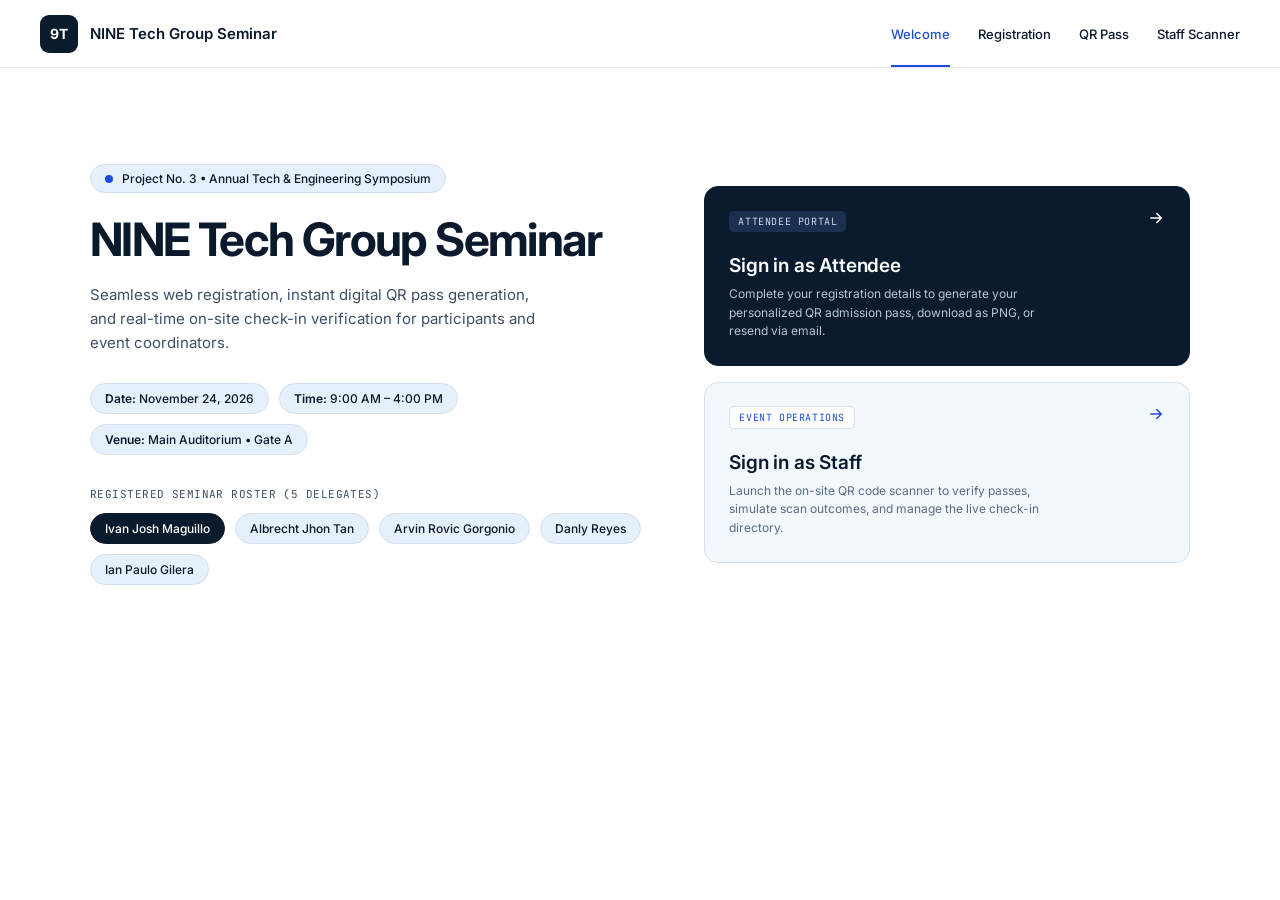
<file: templates/index.html>
<!DOCTYPE html>
<html>
<head>
  <meta charset="utf-8">
  <meta name="viewport" content="width=device-width, initial-scale=1">
  <title>Seminar Registration</title>
  <link rel="preconnect" href="https://fonts.googleapis.com">
  <link rel="preconnect" href="https://fonts.gstatic.com" crossorigin>
  <link href="https://fonts.googleapis.com/css2?family=Inter:wght@400;500;600;700;800&family=JetBrains+Mono:wght@400;500&display=swap" rel="stylesheet">
  <link rel="stylesheet" href="styles.css">
</head>
<body>

  <header>
    <a class="brand" href="#welcome"><span class="logo">9T</span> NINE Tech Group Seminar</a>
    <nav aria-label="Primary">
      <a href="index.html" aria-current="page">Welcome</a>
      <a href="registration.html">Registration</a>
      <a href="#qr-pass">QR Pass</a>
      <a href="scanner.html">Staff Scanner</a>
    </nav>
  </header>

  <main>
    <section>
      <span class="badge"><i></i> Project No. 3 &bull; Annual Tech &amp; Engineering Symposium</span>
      <h1>NINE Tech Group Seminar</h1>
      <p class="lede">Seamless web registration, instant digital QR pass generation, and real-time on-site check-in verification for participants and event coordinators.</p>

      <div class="facts">
        <span class="chip"><b>Date:</b> November 24, 2026</span>
        <span class="chip"><b>Time:</b> 9:00 AM – 4:00 PM</span>
        <span class="chip"><b>Venue:</b> Main Auditorium &bull; Gate A</span>
      </div>

      <p class="roster-label">REGISTERED SEMINAR ROSTER (5 DELEGATES)</p>
      <div class="roster">
        <span class="chip dark">Ivan Josh Maguillo</span>
        <span class="chip">Albrecht Jhon Tan</span>
        <span class="chip">Arvin Rovic Gorgonio</span>
        <span class="chip">Danly Reyes</span>
        <span class="chip">Ian Paulo Gilera</span>
      </div>
    </section>

    <section class="portals" aria-label="Sign in">
      <a class="card attendee" href="#registration">
        <span class="tag">Attendee Portal</span>
        <svg class="arrow" viewBox="0 0 24 24" fill="none" stroke="currentColor" stroke-width="2" stroke-linecap="round" stroke-linejoin="round" aria-hidden="true"><path d="M5 12h14M13 6l6 6-6 6"/></svg>
        <h2>Sign in as Attendee</h2>
        <p>Complete your registration details to generate your personalized QR admission pass, download as PNG, or resend via email.</p>
      </a>
      <a class="card staff" href="#staff-scanner">
        <span class="tag">Event Operations</span>
        <svg class="arrow" viewBox="0 0 24 24" fill="none" stroke="currentColor" stroke-width="2" stroke-linecap="round" stroke-linejoin="round" aria-hidden="true"><path d="M5 12h14M13 6l6 6-6 6"/></svg>
        <h2>Sign in as Staff</h2>
        <p>Launch the on-site QR code scanner to verify passes, simulate scan outcomes, and manage the live check-in directory.</p>
      </a>
    </section>
  </main>

  <script>
    const form = document.getElementById('reg-form');
    const result = document.getElementById('result');

    form.addEventListener('submit', async (e) => {
      e.preventDefault();
      const payload = Object.fromEntries(new FormData(form));
      result.className = 'msg neutral';
      result.textContent = 'Submitting...';

      const res = await fetch('/api/register', {
        method: 'POST',
        headers: { 'Content-Type': 'application/json' },
        body: JSON.stringify(payload)
      });
      const data = await res.json();

      if (!data.ok) {
        result.className = 'msg error';
        result.innerHTML = '<b>Error:</b> ' + data.message;
        return;
      }

      let html = '<b>' + data.message + '</b>'
               + '<p>Participant ID: <code>' + data.participant_id + '</code></p>'
               + '<p>' + data.email_note + '</p>';
      if (data.qr_url) {   // only present in MOCK_EMAIL mode
        html += '<a href="' + data.qr_url + '" target="_blank">Open QR code</a>'
              + '<img class="qr" src="' + data.qr_url + '" alt="QR code" width="200">';
      }
      result.className = 'msg success';
      result.innerHTML = html;
      form.reset();
    });
  </script>
</body>
</html>
</file>
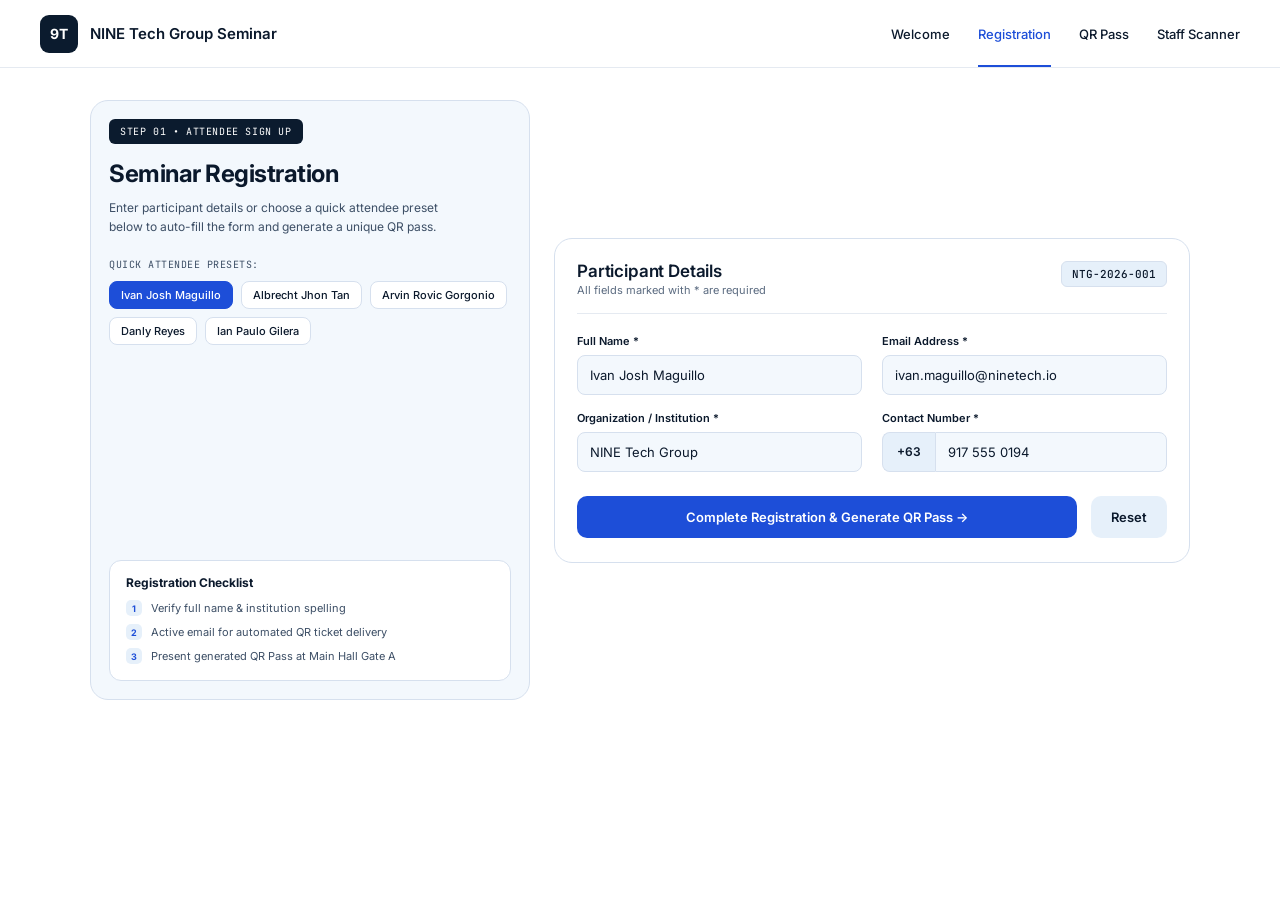
<file: templates/registration.html>
<!DOCTYPE html>
<html lang="en">
<head>
  <meta charset="utf-8">
  <meta name="viewport" content="width=device-width, initial-scale=1">
  <title>Attendee Registration — NINE Tech Group Seminar</title>
  <link rel="preconnect" href="https://fonts.googleapis.com">
  <link rel="preconnect" href="https://fonts.gstatic.com" crossorigin>
  <link href="https://fonts.googleapis.com/css2?family=Inter:wght@400;500;600;700;800&family=JetBrains+Mono:wght@400;500&display=swap" rel="stylesheet">
  <link rel="stylesheet" href="styles.css">
</head>
<body>

    <header>
        <a class="brand" href="#welcome"><span class="logo">9T</span> NINE Tech Group Seminar</a>
        <nav aria-label="Primary">
            <a href="index.html">Welcome</a>
            <a href="registration.html" aria-current="page">Registration</a>
            <a href="#qr-pass">QR Pass</a>
            <a href="scanner.html">Staff Scanner</a>
        </nav>
    </header>

    <main class="reg">
        <aside class="reg-side">
            <div>
            <span class="step-tag">Step 01 &bull; Attendee Sign Up</span>
            <h1 class="reg-title">Seminar Registration</h1>
            <p class="reg-intro">Enter participant details or choose a quick attendee preset below to auto-fill the form and generate a unique QR pass.</p>

        <p class="mono-label">Quick attendee presets:</p>
        <div class="presets" id="presets">
          <button type="button" class="preset is-active" data-i="0">Ivan Josh Maguillo</button>
          <button type="button" class="preset" data-i="1">Albrecht Jhon Tan</button>
          <button type="button" class="preset" data-i="2">Arvin Rovic Gorgonio</button>
          <button type="button" class="preset" data-i="3">Danly Reyes</button>
          <button type="button" class="preset" data-i="4">Ian Paulo Gilera</button>
        </div>
      </div>

      <div class="checklist">
        <h2>Registration Checklist</h2>
        <ol>
          <li><span>1</span> Verify full name &amp; institution spelling</li>
          <li><span>2</span> Active email for automated QR ticket delivery</li>
          <li><span>3</span> Present generated QR Pass at Main Hall Gate A</li>
        </ol>
      </div>
    </aside>

    <section class="reg-card" aria-labelledby="details-title">
      <div class="reg-card-head">
        <div>
          <h2 id="details-title">Participant Details</h2>
          <p>All fields marked with * are required</p>
        </div>
        <span class="id-badge" id="pid">NTG-2026-001</span>
      </div>

      <form id="reg-form" novalidate>
        <div class="grid">
          <div class="field">
            <label for="full_name">Full Name *</label>
            <input id="full_name" name="full_name" type="text" autocomplete="name" required>
          </div>
          <div class="field">
            <label for="email">Email Address *</label>
            <input id="email" name="email" type="email" autocomplete="email" required>
          </div>
          <div class="field">
            <label for="organization">Organization / Institution *</label>
            <input id="organization" name="organization" type="text" autocomplete="organization" required>
          </div>
          <div class="field">
            <label for="phone">Contact Number *</label>
            <div class="phone">
              <span class="phone-code">+63</span>
              <input id="phone" name="phone" type="tel" inputmode="tel" autocomplete="tel-national" required>
            </div>
          </div>
        </div>

        <div class="actions">
          <button class="btn-primary" type="submit">Complete Registration &amp; Generate QR Pass &rarr;</button>
          <button class="btn-ghost" type="button" id="reset">Reset</button>
        </div>
      </form>

      <div id="result" class="msg" role="status" aria-live="polite"></div>
    </section>
  </main>

  <script>
    // true  = works on its own, no backend needed
    // false = sends the form to your Flask route /api/register
    const USE_MOCK = true;

    // Placeholder details. Replace with your real delegates.
    const PRESETS = [
      { full_name: 'Ivan Josh Maguillo',   email: 'ivan.maguillo@ninetech.io',   organization: 'NINE Tech Group', phone: '917 555 0194' },
      { full_name: 'Albrecht Jhon Tan',    email: 'albrecht.tan@ninetech.io',    organization: 'NINE Tech Group', phone: '917 555 0111' },
      { full_name: 'Arvin Rovic Gorgonio', email: 'arvin.gorgonio@ninetech.io',  organization: 'NINE Tech Group', phone: '917 555 0122' },
      { full_name: 'Danly Reyes',          email: 'danly.reyes@ninetech.io',     organization: 'NINE Tech Group', phone: '917 555 0133' },
      { full_name: 'Ian Paulo Gilera',     email: 'ian.gilera@ninetech.io',      organization: 'NINE Tech Group', phone: '917 555 0144' }
    ];

    const form = document.getElementById('reg-form');
    const result = document.getElementById('result');
    const pid = document.getElementById('pid');
    const presetBtns = document.querySelectorAll('.preset');

    function fill(i) {
      const p = PRESETS[i];
      for (const key in p) form.elements[key].value = p[key];
      presetBtns.forEach((b, n) => b.classList.toggle('is-active', n === i));
      pid.textContent = 'NTG-2026-00' + (i + 1);
      result.className = 'msg';
      result.textContent = '';
    }

    presetBtns.forEach(b => b.addEventListener('click', () => fill(+b.dataset.i)));

    document.getElementById('reset').addEventListener('click', () => {
      form.reset();
      presetBtns.forEach(b => b.classList.remove('is-active'));
      result.className = 'msg';
      result.textContent = '';
    });

    function show(kind, title, lines) {
      result.className = 'msg ' + kind;
      result.textContent = '';
      const b = document.createElement('b');
      b.textContent = title;
      result.appendChild(b);
      (lines || []).forEach(t => {
        const p = document.createElement('p');
        p.textContent = t;
        result.appendChild(p);
      });
    }

    form.addEventListener('submit', async (e) => {
      e.preventDefault();
      if (!form.checkValidity()) {
        form.reportValidity();
        return;
      }

      const payload = Object.fromEntries(new FormData(form));
      payload.phone = '+63' + payload.phone.replace(/\s+/g, '');
      const btn = form.querySelector('.btn-primary');
      btn.disabled = true;
      show('neutral', 'Submitting...');

      try {
        let data;
        if (USE_MOCK) {
          data = {
            ok: true,
            message: 'Registration complete',
            participant_id: pid.textContent,
            email_note: 'Your QR pass will be sent to ' + payload.email
          };
        } else {
          const res = await fetch('/api/register', {
            method: 'POST',
            headers: { 'Content-Type': 'application/json' },
            body: JSON.stringify(payload)
          });
          data = await res.json();
        }

        if (!data.ok) { show('error', 'Error:', [data.message]); return; }
        show('success', data.message, [
          'Participant ID: ' + data.participant_id,
          data.email_note
        ]);
      } catch (err) {
        show('error', 'Could not reach the server.', ['Check your connection and try again.']);
      } finally {
        btn.disabled = false;
      }
    });

    fill(0);
  </script>
</body>
</html>
</file>
<file: templates/styles.css>
:root {
  --ink: #0b192c;
  --ink-soft: #3d4f66;
  --muted: #5b6b80;
  --blue: #1d4ed8;
  --blue-dark: #1e40af;
  --chip-bg: #e6f0fa;
  --chip-border: #d6e0ee;
  --panel-light: #f3f8fd;
  --bg: #ffffff;
  --line: #e5eaf1;
  --on-dark: #ffffff;
  --on-dark-soft: #b9c5d6;
  --ok: #166534;
  --ok-bg: #e8f6ee;
  --ok-line: #b7e0c6;
  --err: #991b1b;
  --err-bg: #fdecec;
  --err-line: #f3c0c0;
}
@media (prefers-color-scheme: dark) {
  :root {
    --ink: #eaf0f8;
    --ink-soft: #b4c2d4;
    --muted: #94a3b8;
    --blue: #6f9bff;
    --chip-bg: #16263a;
    --chip-border: #27405c;
    --panel-light: #12233a;
    --bg: #0a1626;
    --line: #1e3048;
    --ok: #86efac;
    --ok-bg: #0f2a1c;
    --ok-line: #1f5a3a;
    --err: #fca5a5;
    --err-bg: #2f1414;
    --err-line: #6b2525;
  }
}

* { box-sizing: border-box; margin: 0; }
html, body { min-height: 100%; }
body {
  font-family: "Inter", system-ui, -apple-system, "Segoe UI", sans-serif;
  background: var(--bg);
  color: var(--ink);
  -webkit-font-smoothing: antialiased;
}
a { color: inherit; text-decoration: none; }
button { font: inherit; }
:focus-visible { outline: 2px solid var(--blue); outline-offset: 3px; border-radius: 6px; }

/* ---------- Welcome page ---------- */
header {
  border-bottom: 1px solid var(--line);
  padding: 0 40px;
  display: flex; align-items: center; justify-content: space-between;
  height: 68px;
}
.brand { display: flex; align-items: center; gap: 12px; font-weight: 600; font-size: 15px; }
.logo {
  width: 38px; height: 38px; border-radius: 9px;
  background: #0b1b2e; color: #fff;
  display: grid; place-items: center;
  font-weight: 700; font-size: 14px; letter-spacing: -0.02em;
}
nav { display: flex; gap: 28px; height: 100%; }
nav a {
  display: flex; align-items: center; height: 100%;
  font-size: 13px; font-weight: 500; color: var(--ink);
  border-bottom: 2px solid transparent; padding-top: 2px;
}
nav a:hover { color: var(--blue); }
nav a[aria-current="page"] { color: var(--blue); border-bottom-color: var(--blue); }

main {
  max-width: 1180px; margin: 0 auto;
  padding: 96px 40px 64px;
  display: grid; grid-template-columns: 1.15fr 1fr; gap: 56px;
  align-items: center;
}
.badge {
  display: inline-flex; align-items: center; gap: 9px;
  background: var(--chip-bg); border: 1px solid var(--chip-border);
  border-radius: 999px; padding: 6px 14px;
  font-size: 12px; font-weight: 500;
}
.badge i { width: 8px; height: 8px; border-radius: 50%; background: var(--blue); }
h1 {
  margin: 22px 0 18px;
  font-size: clamp(34px, 4.4vw, 46px);
  font-weight: 700; letter-spacing: -0.035em; line-height: 1.08;
}
.lede { max-width: 460px; font-size: 15px; line-height: 1.6; color: var(--ink-soft); }
.facts, .roster { display: flex; flex-wrap: wrap; gap: 10px; }
.facts { margin-top: 28px; }
.chip {
  background: var(--chip-bg); border: 1px solid var(--chip-border);
  border-radius: 999px; padding: 7px 14px;
  font-size: 12px; font-weight: 500;
}
.chip b { font-weight: 600; }
.roster-label {
  margin: 32px 0 12px;
  font-family: "JetBrains Mono", ui-monospace, monospace;
  font-size: 11px; letter-spacing: 0.04em; color: var(--ink-soft);
}
.chip.dark { background: #0b1b2e; border-color: #0b1b2e; color: #fff; }
@media (prefers-color-scheme: dark) {
  .chip.dark { background: #eaf0f8; border-color: #eaf0f8; color: #0b1b2e; }
}

.portals { display: grid; gap: 16px; }
.card {
  display: block; position: relative;
  border-radius: 14px; padding: 22px 24px 24px;
  border: 1px solid var(--chip-border);
  transition: transform .15s ease, box-shadow .15s ease;
}
.card:hover { transform: translateY(-2px); box-shadow: 0 10px 24px rgba(11,27,46,.14); }
.card.attendee { background: #0b1b2e; border-color: #0b1b2e; color: var(--on-dark); }
.card.staff { background: var(--panel-light); color: var(--ink); }
.tag {
  display: inline-block;
  font-family: "JetBrains Mono", ui-monospace, monospace;
  font-size: 10px; letter-spacing: 0.06em; text-transform: uppercase;
  padding: 4px 9px; border-radius: 5px;
}
.attendee .tag { background: #1b3050; color: #c9d7ec; }
.staff .tag { background: #fff; border: 1px solid var(--chip-border); color: var(--blue); }
@media (prefers-color-scheme: dark) { .staff .tag { background: var(--bg); } }
.card h2 { margin: 22px 0 8px; font-size: 19px; font-weight: 600; letter-spacing: -0.01em; }
.card p { font-size: 12px; line-height: 1.55; max-width: 330px; }
.attendee p { color: var(--on-dark-soft); }
.staff p { color: var(--muted); }
.arrow { position: absolute; top: 22px; right: 24px; width: 18px; height: 18px; }
.attendee .arrow { color: #fff; }
.staff .arrow { color: var(--blue); }

/* ---------- Registration page ---------- */
.reg {
  max-width: 1180px; margin: 0 auto;
  padding: 32px 40px;
  display: grid; grid-template-columns: 0.9fr 1.3fr; gap: 24px;
  align-items: center;
}
.reg-side {
  align-self: stretch;
  min-height: 600px;
  background: var(--panel-light);
  border: 1px solid var(--chip-border);
  border-radius: 18px;
  padding: 18px 18px 18px;
  display: flex; flex-direction: column; justify-content: space-between; gap: 32px;
}
.step-tag {
  display: inline-block;
  background: #0b1b2e; color: #fff;
  font-family: "JetBrains Mono", ui-monospace, monospace;
  font-size: 10px; letter-spacing: 0.06em; text-transform: uppercase;
  padding: 6px 11px; border-radius: 6px;
}
@media (prefers-color-scheme: dark) { .step-tag { background: #eaf0f8; color: #0b1b2e; } }
.reg-title { margin: 16px 0 10px; font-size: 24px; letter-spacing: -0.02em; line-height: 1.15; }
.reg-intro { font-size: 12px; line-height: 1.6; color: var(--ink-soft); max-width: 330px; }
.mono-label {
  margin: 22px 0 10px;
  font-family: "JetBrains Mono", ui-monospace, monospace;
  font-size: 10px; letter-spacing: 0.05em; text-transform: uppercase;
  color: var(--ink-soft);
}
.presets { display: flex; flex-wrap: wrap; gap: 8px; }
.preset {
  background: var(--bg); color: var(--ink);
  border: 1px solid var(--chip-border);
  border-radius: 8px; padding: 6px 11px;
  font-size: 11px; font-weight: 500;
  cursor: pointer;
  transition: background .15s ease, border-color .15s ease;
}
.preset:hover { border-color: var(--blue); }
.preset.is-active { background: var(--blue); border-color: var(--blue); color: #fff; }
@media (prefers-color-scheme: dark) { .preset.is-active { color: #0a1626; } }

.checklist {
  background: var(--bg);
  border: 1px solid var(--chip-border);
  border-radius: 12px;
  padding: 14px 16px 16px;
}
.checklist h2 { font-size: 12px; font-weight: 700; margin-bottom: 10px; }
.checklist ol { list-style: none; padding: 0; display: grid; gap: 8px; }
.checklist li { display: flex; align-items: center; gap: 9px; font-size: 11px; color: var(--ink-soft); }
.checklist li span {
  flex: none; width: 16px; height: 16px; border-radius: 5px;
  background: var(--chip-bg); color: var(--blue);
  display: grid; place-items: center;
  font-size: 9px; font-weight: 700;
}

.reg-card {
  background: var(--bg);
  border: 1px solid var(--chip-border);
  border-radius: 18px;
  padding: 22px 22px 24px;
}
.reg-card-head {
  display: flex; align-items: flex-start; justify-content: space-between; gap: 16px;
  padding-bottom: 16px; margin-bottom: 20px;
  border-bottom: 1px solid var(--line);
}
.reg-card-head h2 { font-size: 17px; font-weight: 600; letter-spacing: -0.01em; }
.reg-card-head p { margin-top: 2px; font-size: 11px; color: var(--muted); }
.id-badge {
  font-family: "JetBrains Mono", ui-monospace, monospace;
  font-size: 11px; font-weight: 500;
  background: var(--chip-bg); border: 1px solid var(--chip-border);
  border-radius: 6px; padding: 5px 10px;
  white-space: nowrap;
}

.grid { display: grid; grid-template-columns: 1fr 1fr; gap: 16px 20px; }
.field { display: grid; gap: 7px; align-content: start; }
.field label { font-size: 11px; font-weight: 600; }
.field input {
  font: inherit; font-size: 13px;
  width: 100%;
  padding: 11px 12px;
  background: var(--panel-light);
  color: var(--ink);
  border: 1px solid var(--chip-border);
  border-radius: 8px;
}
.field input::placeholder { color: var(--muted); }
.field input:focus-visible { outline: 2px solid var(--blue); outline-offset: 1px; border-color: var(--blue); }

.phone { display: flex; }
.phone-code {
  display: grid; place-items: center;
  padding: 0 14px;
  background: var(--chip-bg);
  border: 1px solid var(--chip-border); border-right: 0;
  border-radius: 8px 0 0 8px;
  font-size: 12px; font-weight: 600;
}
.phone input { border-radius: 0 8px 8px 0; }

.actions { display: flex; gap: 14px; margin-top: 24px; }
.btn-primary {
  flex: 1;
  padding: 13px 18px;
  border: 0; border-radius: 10px;
  background: #1d4ed8; color: #fff;
  font-size: 13px; font-weight: 600;
  cursor: pointer;
  transition: background .15s ease;
}
.btn-primary:hover { background: var(--blue-dark); }
.btn-ghost {
  padding: 13px 20px;
  border: 0; border-radius: 10px;
  background: var(--chip-bg); color: var(--ink);
  font-size: 13px; font-weight: 600;
  cursor: pointer;
}
.btn-ghost:hover { background: var(--chip-border); }
.btn-primary:disabled { opacity: .6; cursor: not-allowed; }

.msg {
  margin-top: 18px;
  padding: 14px 16px;
  border: 1px solid var(--chip-border);
  border-radius: 10px;
  font-size: 13px; line-height: 1.55;
  background: var(--bg); color: var(--ink);
}
.msg:empty { display: none; }
.msg p { margin-top: 6px; }
.msg.success { background: var(--ok-bg); border-color: var(--ok-line); color: var(--ok); }
.msg.error   { background: var(--err-bg); border-color: var(--err-line); color: var(--err); }

/* ---------- Responsive ---------- */
@media (max-width: 860px) {
  header { padding: 12px 20px 0; height: auto; flex-wrap: wrap; gap: 4px; }
  nav { gap: 18px; overflow-x: auto; width: 100%; height: 44px; }
  nav a { white-space: nowrap; }
  main { grid-template-columns: 1fr; padding: 48px 20px; gap: 40px; }

  .reg { grid-template-columns: 1fr; padding: 20px; }
  .reg-side { min-height: 0; }
  .grid { grid-template-columns: 1fr; }
  .actions { flex-direction: column; }
}
@media (prefers-reduced-motion: reduce) {
  .card, .preset, .btn-primary { transition: none; }
  .card:hover { transform: none; }
}

/* ---------- Staff scanner page ---------- */
.scan {
  max-width: 1180px; margin: 0 auto;
  padding: 32px 40px;
  display: grid; grid-template-columns: 1fr 1.1fr; gap: 20px;
  align-items: start;
}
.scan h1.scan-title { grid-column: 1 / -1; margin: 0; font-size: 22px; letter-spacing: -0.02em; line-height: 1.2; }
.scan-left, .scan-right { display: grid; gap: 16px; min-width: 0; }

/* Camera panel (dark, like the screenshot's viewfinder) */
.scanner-card {
  background: var(--ink);
  border-radius: 18px;
  padding: 16px;
  min-height: 380px;
  color: #fff;
  font-size: 12px;
}
#reader { border: 0 !important; color: #fff; text-align: center; }
#reader video { max-width: 100%; border-radius: 10px; }
#reader a { color: #9db8e6; }
#reader button {
  font: inherit; font-size: 12px; font-weight: 600;
  background: var(--blue); color: #fff;
  border: 0; border-radius: 8px;
  padding: 9px 14px; margin: 6px 4px;
  cursor: pointer;
}
#reader select {
  font: inherit; font-size: 12px;
  background: var(--navy-tag); color: #fff;
  border: 1px solid #27405c; border-radius: 6px;
  padding: 6px 8px;
}

/* Manual entry */
.picker {
  background: var(--panel-light);
  border: 1px solid var(--chip-border);
  border-radius: 14px;
  padding: 14px;
}
.picker h2 { font-size: 12px; font-weight: 600; margin-bottom: 10px; }
.inline-form { display: flex; gap: 8px; }
.inline-form input {
  flex: 1; min-width: 0;
  font: inherit; font-size: 13px; color: var(--ink);
  padding: 11px 12px;
  background: var(--bg);
  border: 1px solid var(--chip-border);
  border-radius: 8px;
}
.inline-form input:focus-visible { outline: 2px solid var(--blue); outline-offset: 1px; border-color: var(--blue); }
.inline-form button {
  font-size: 12px; font-weight: 600;
  padding: 0 18px;
  background: var(--blue); color: #fff;
  border: 0; border-radius: 8px; cursor: pointer;
}
.inline-form button:hover { background: var(--blue-dark); }

/* Status result */
.scan-right .msg { margin-top: 0; padding: 18px 20px; font-size: 15px; font-weight: 600; }
.msg.already { background: var(--warn-bg); border-color: var(--warn-line); color: var(--warn); }
.msg.invalid { background: var(--err-bg);  border-color: var(--err-line);  color: var(--err); }

/* Recent list */
.dir {
  background: var(--bg);
  border: 1px solid var(--chip-border);
  border-radius: 14px;
  overflow: hidden;
}
.dir-head {
  display: flex; justify-content: space-between; align-items: center; gap: 12px;
  padding: 12px 16px;
  background: var(--panel-light);
  border-bottom: 1px solid var(--line);
}
.dir-head h2 { font-size: 12px; font-weight: 600; }
.dir-head span { font-size: 10px; color: var(--muted); }
.log { list-style: none; padding: 0; max-height: 420px; overflow-y: auto; }
.log:empty::before { content: "No scans yet."; display: block; padding: 18px 16px; font-size: 12px; color: var(--muted); }
.log li {
  padding: 11px 16px;
  border-bottom: 1px solid var(--line);
  border-left: 3px solid var(--chip-border);
  font-size: 12px; line-height: 1.4;
}
.log li:last-child { border-bottom: 0; }
.log li.success { border-left-color: var(--ok); }
.log li.already { border-left-color: var(--warn); }
.log li.invalid { border-left-color: var(--err); }

@media (max-width: 860px) {
  .scan { grid-template-columns: 1fr; padding: 20px; }
  .scanner-card { min-height: 260px; }
}

:root[data-theme="dark"] .scanner-card { background: #0e1d31; }
</file>
